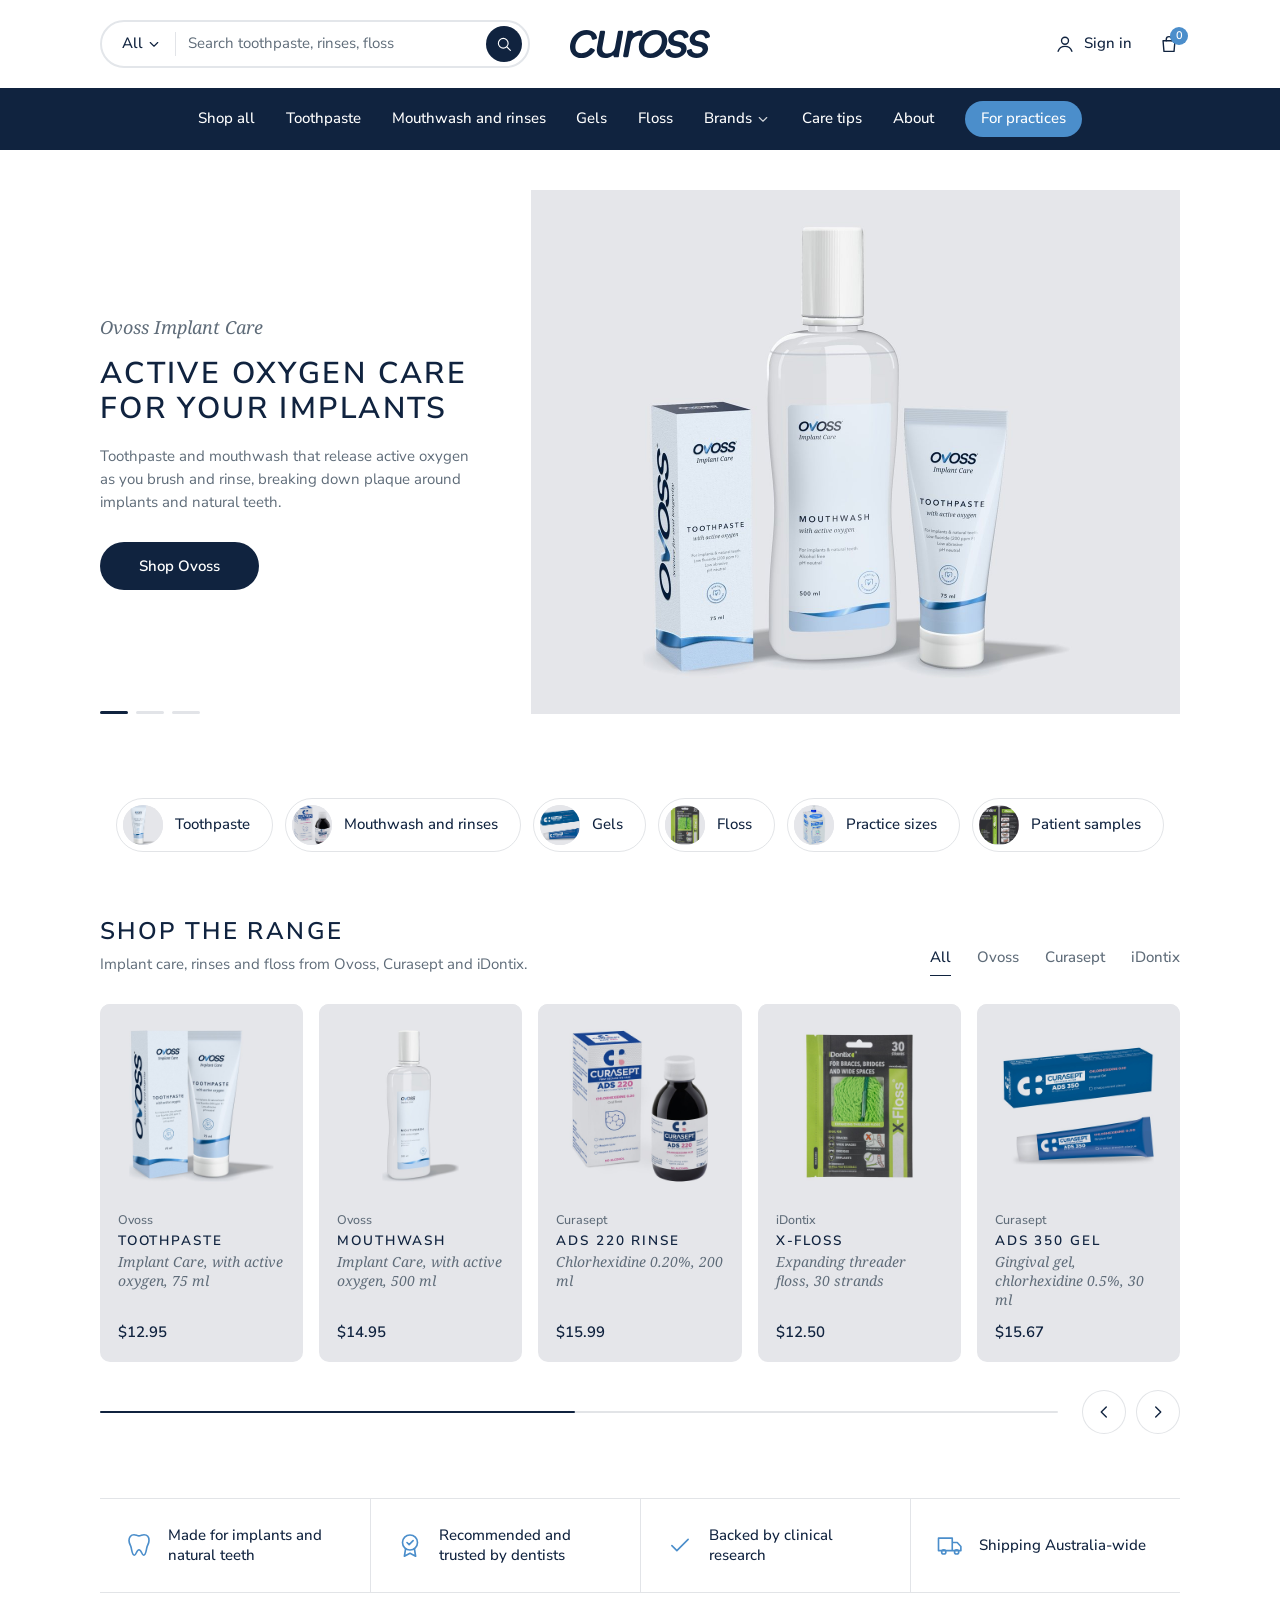
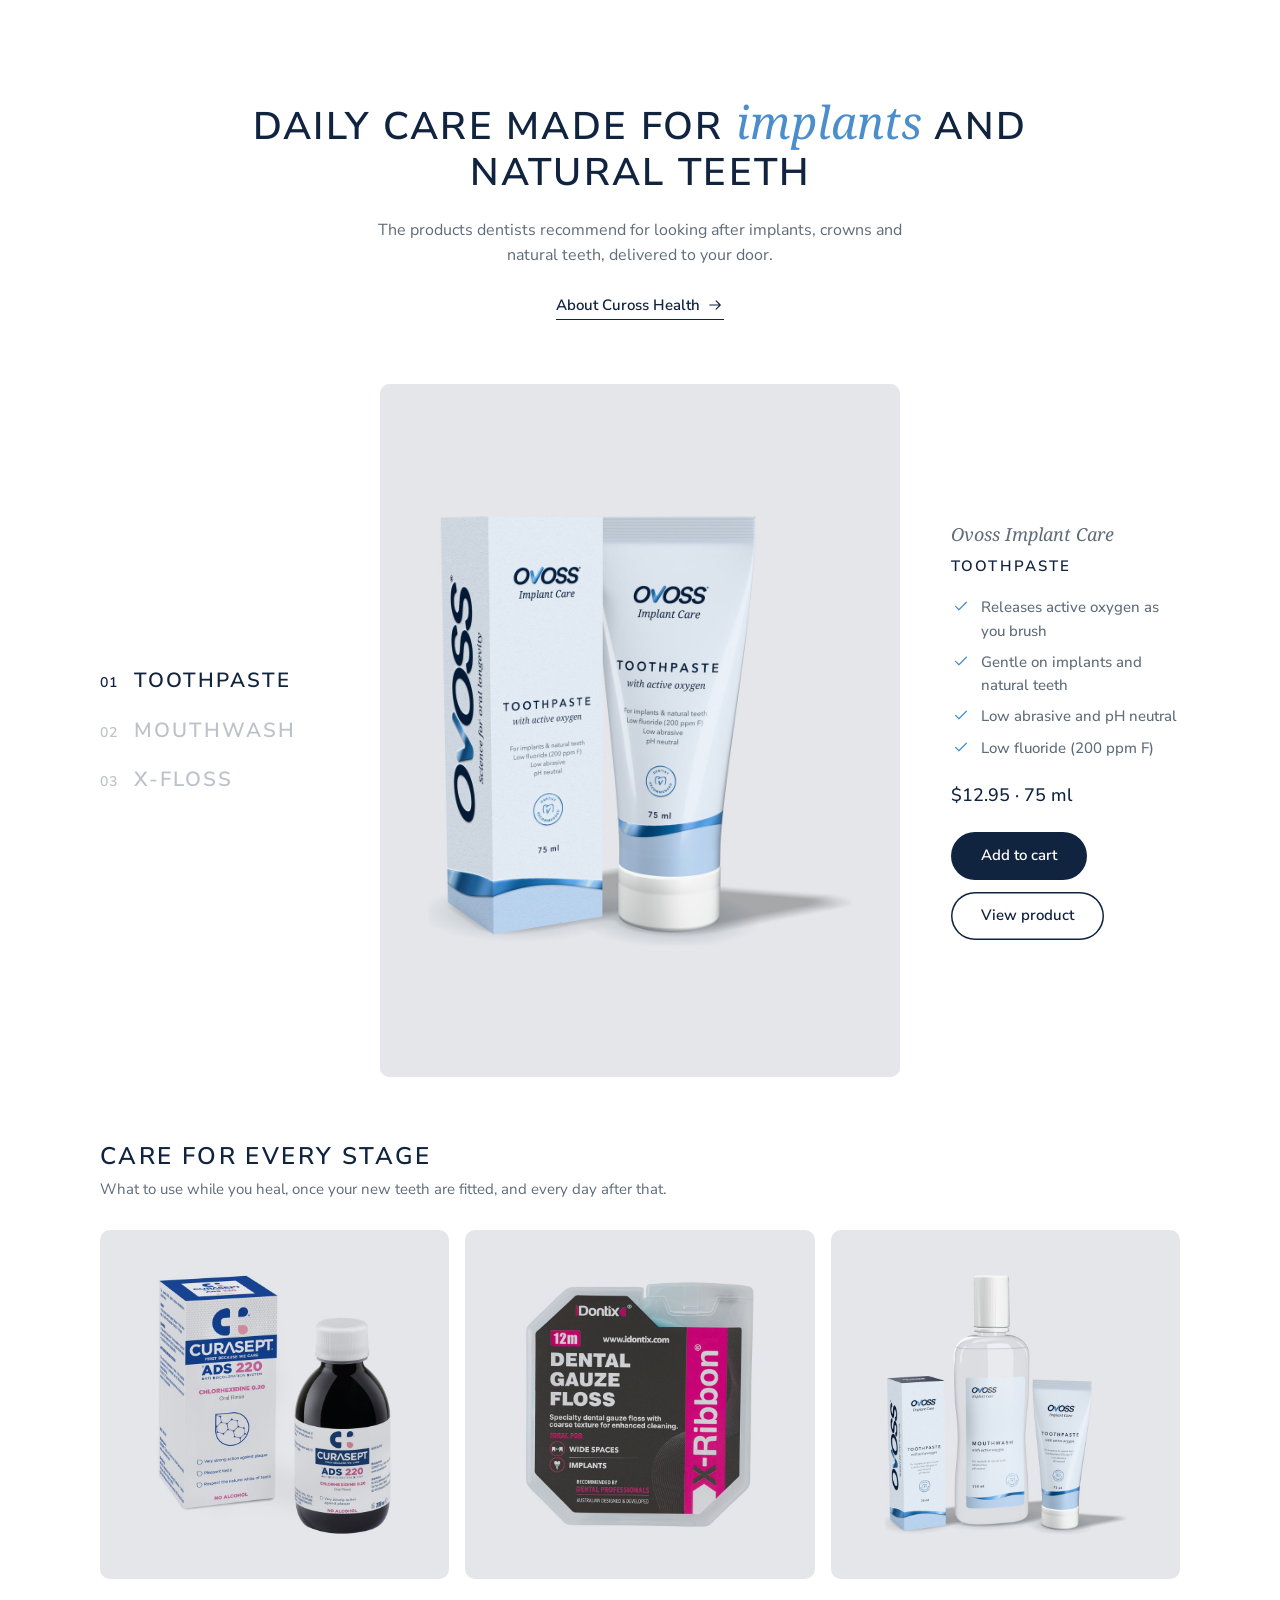
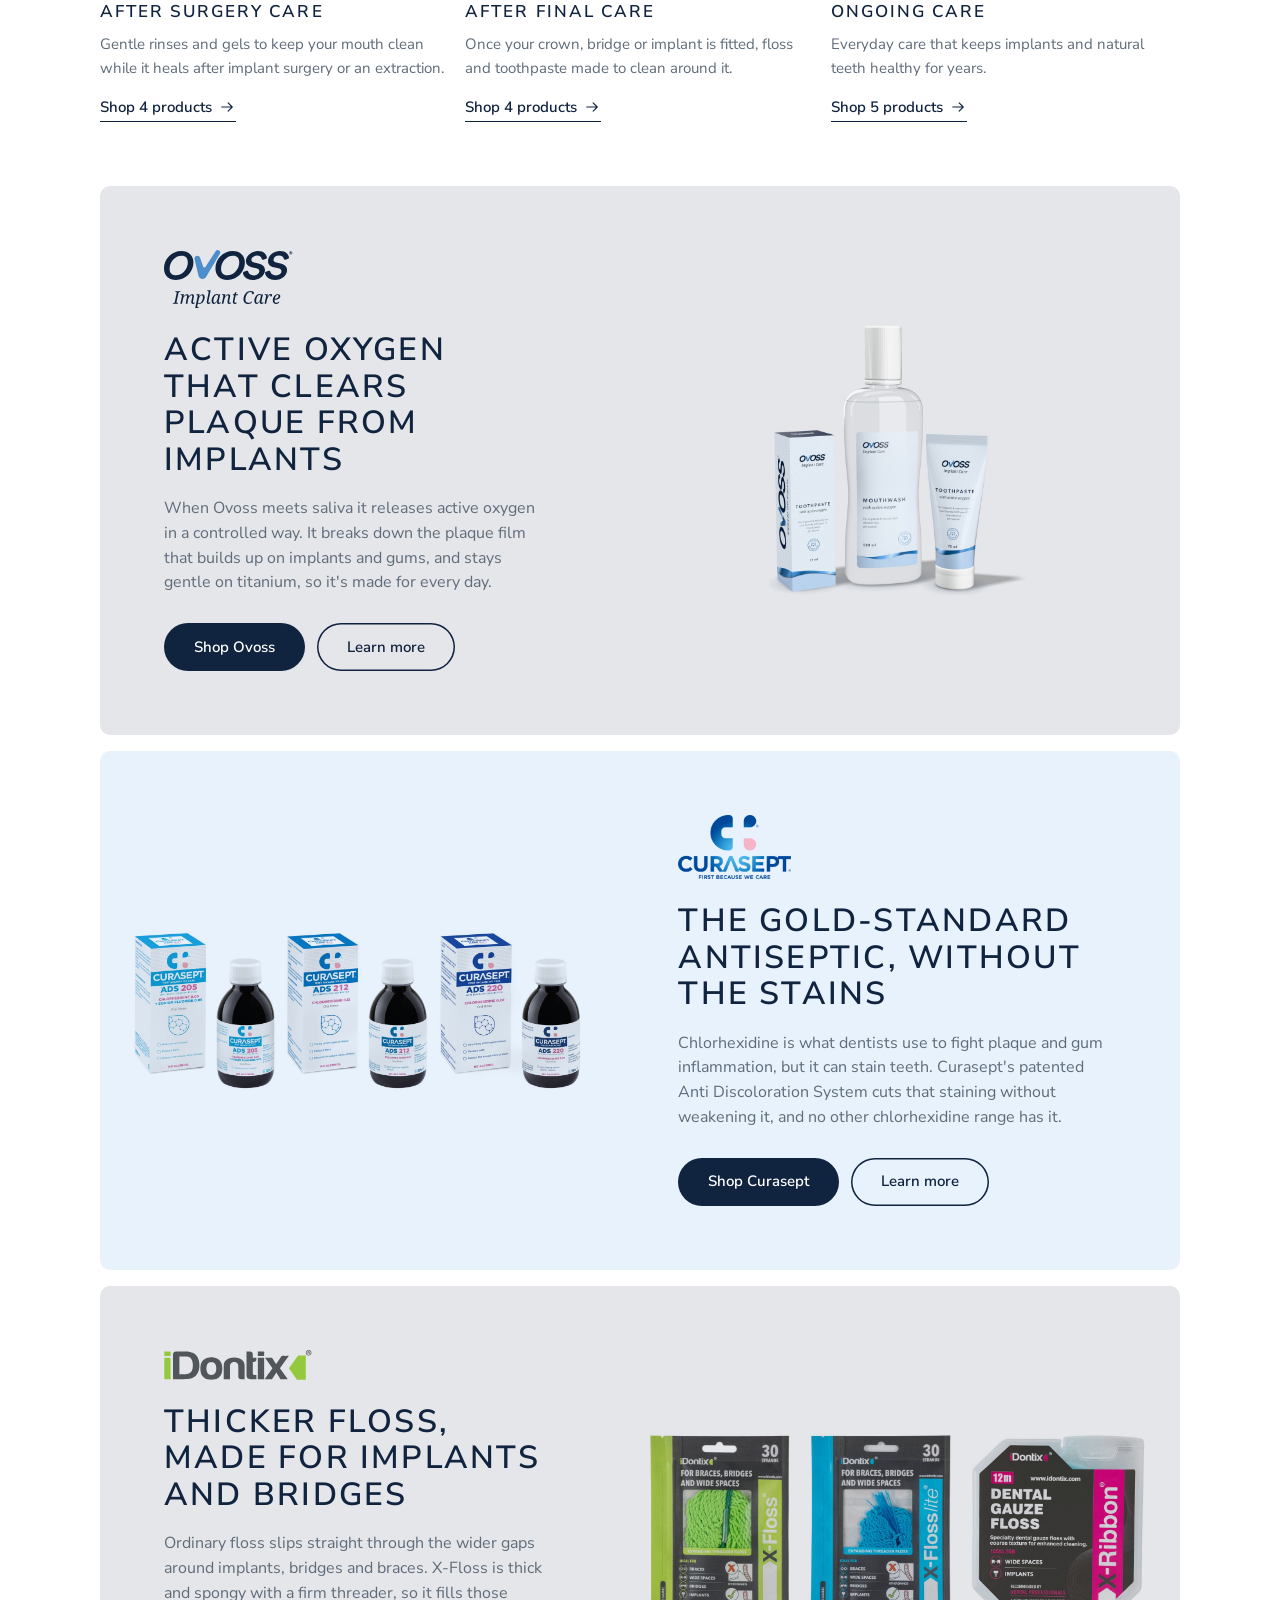
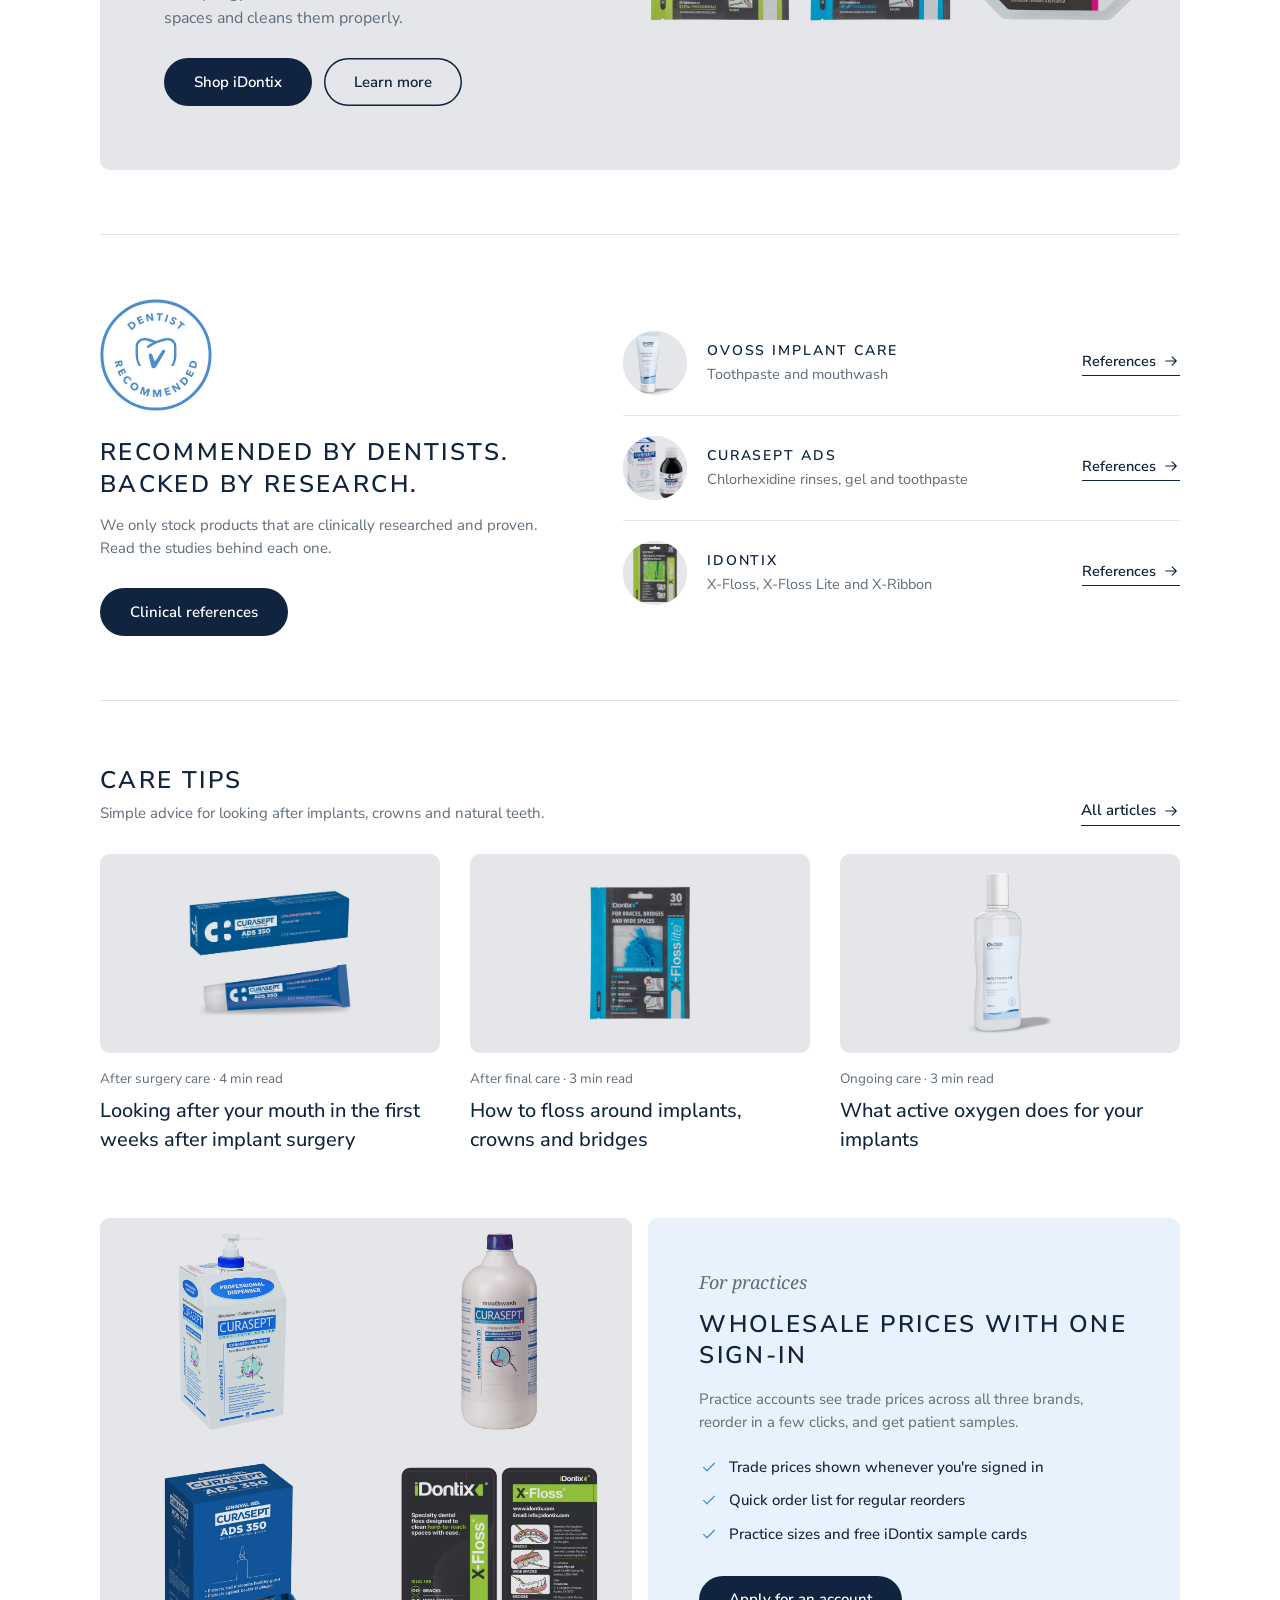
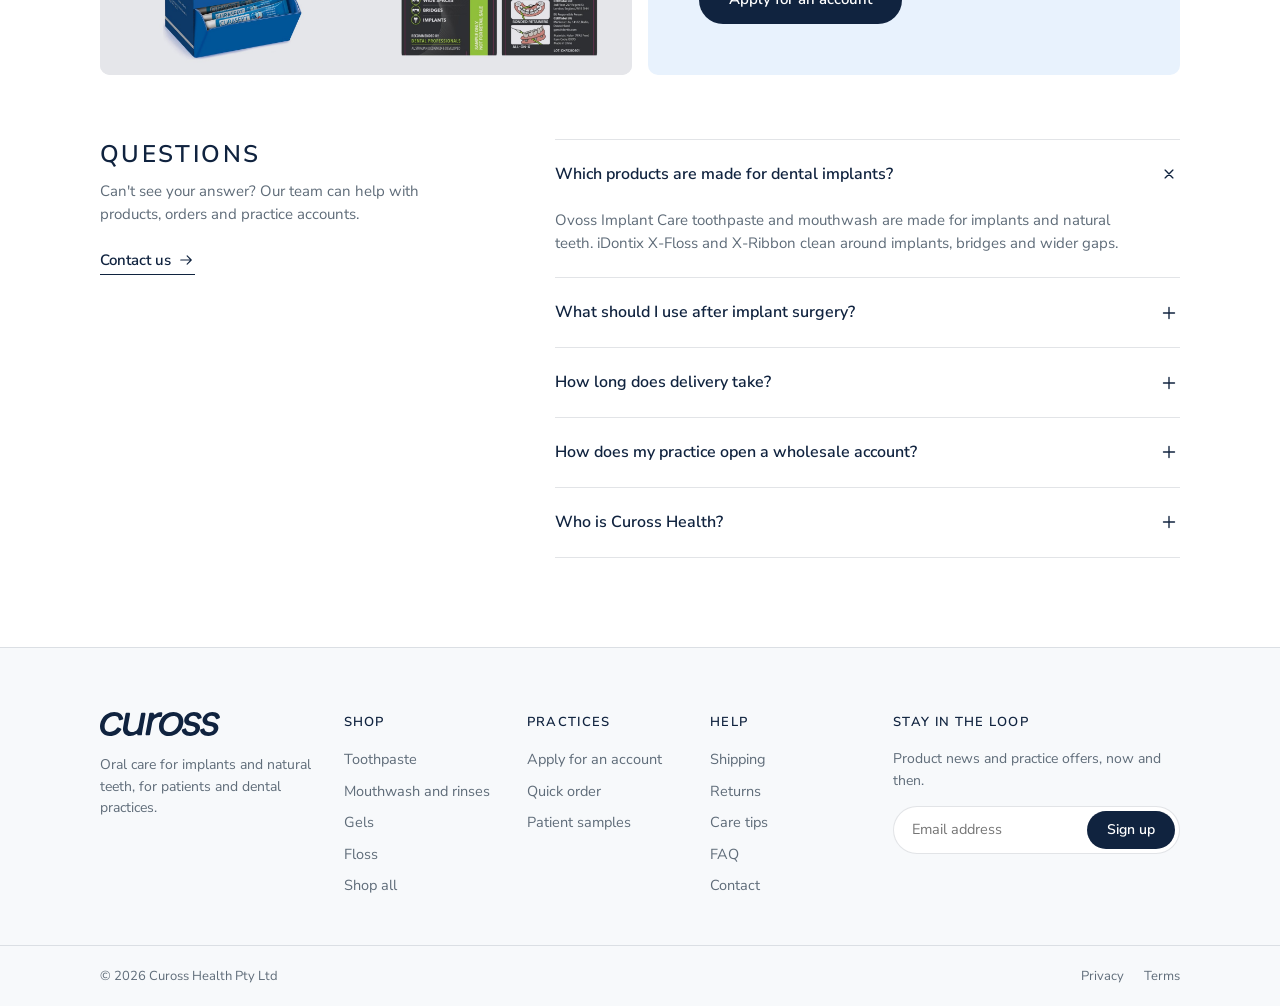
<file: index.html>
<!doctype html>
<html lang="en-AU">
<head>
<meta charset="utf-8">
<meta name="viewport" content="width=device-width,initial-scale=1">
<title>Cuross Health · Homepage</title>
<link rel="preconnect" href="https://fonts.googleapis.com">
<link href="https://fonts.googleapis.com/css2?family=Nunito+Sans:opsz,wght@6..12,400;6..12,500;6..12,600&display=swap" rel="stylesheet">
<link rel="stylesheet" href="assets/css/base.css">
<style>
/* Direction A: Hyper (Ceramide preset) layout, measured at 1732 px (see SPEC.md), in the Ovoss identity */
:root{--pad:clamp(16px,7.8vw,135px);--card-bg:var(--studio)}
.wrap{max-width:1732px;margin-inline:auto;padding-inline:var(--pad)}
section{margin-top:clamp(48px,5vw,80px)}
.h2{font-size:24px;line-height:1.3;text-transform:uppercase;font-weight:600;letter-spacing:.1em}
.sub{color:var(--slate);margin-top:6px}
.btn{display:inline-flex;align-items:center;justify-content:center;gap:8px;height:48px;padding:0 30px;border-radius:100px;background:var(--navy);color:#fff;font-weight:600;font-size:15px;white-space:nowrap}
.btn.ghost{background:transparent;color:var(--navy);box-shadow:inset 0 0 0 1.5px var(--navy)}
.link{display:inline-flex;align-items:center;gap:6px;font-weight:600;font-size:15px;border-bottom:1.5px solid currentColor;padding-bottom:2px}
.link .ico{width:18px;height:18px}

/* header 88 (announcement bar removed: Greg, 24 Nov) */
.hdr .wrap{height:88px;display:grid;grid-template-columns:minmax(0,1fr) auto minmax(0,1fr);align-items:center;gap:24px}
.search{display:flex;align-items:center;width:min(430px,100%);height:48px;border:2px solid #E3E6EA;border-radius:100px;padding:0 6px 0 20px;font-size:15px;color:var(--slate)}
.search .cat{display:flex;align-items:center;gap:2px;padding-right:12px;margin-right:12px;border-right:1px solid var(--line);color:var(--navy);font-weight:500;white-space:nowrap}
.search .cat .ico{width:18px;height:18px}
.search span.ph{flex:1;min-width:0;white-space:nowrap;overflow:hidden;text-overflow:ellipsis;padding-right:10px}
.search .go{width:36px;height:36px;border-radius:50%;background:var(--navy);color:#fff;display:grid;place-items:center}
.search .go .ico{width:18px;height:18px}
.logo img{height:28px;width:auto}
.hdr .acts{display:flex;justify-content:flex-end;align-items:center;gap:26px;font-size:15px;font-weight:500}
.hdr .acts a{display:flex;align-items:center;gap:8px;white-space:nowrap}
.cart{position:relative}
.cart b{position:absolute;top:-6px;right:-8px;min-width:18px;height:18px;border-radius:9px;background:var(--foil);color:#fff;font-size:11px;font-weight:600;display:grid;place-items:center}
.menu-btn{display:none}

/* nav 62 */
.nav{background:var(--navy);color:#fff}
.nav .wrap{height:62px;display:flex;justify-content:center;align-items:center;gap:clamp(18px,2.4vw,40px);font-size:15px;font-weight:500}
.nav a{display:flex;align-items:center;gap:2px;white-space:nowrap}
.nav a .ico{width:18px;height:18px;opacity:.8}
.nav .pill{background:var(--foil);border-radius:100px;padding:6px 16px}

/* option 01 hero (default): Hyper's own hero, Image with text slider, 564 high */
.hero{margin-top:0;padding-top:20px}
.hero .wrap{position:relative}
.slides{position:relative;height:564px}
.slide{position:absolute;inset:0;display:grid;grid-template-columns:minmax(380px,1fr) minmax(0,950px);gap:clamp(24px,4vw,70px);align-items:center;opacity:0;visibility:hidden;transition:opacity .6s ease,visibility .6s}
.slide.on{opacity:1;visibility:visible}
.slide .txt{max-width:440px}
.eyebrow{font-family:var(--serif);font-style:italic;font-size:18px;color:var(--slate)}
.slide h1{margin-top:14px;font-size:clamp(28px,2.35vw,40px);line-height:1.18;text-transform:uppercase;font-weight:600;letter-spacing:.08em}
.slide p{margin-top:18px;color:#516971;color:var(--slate);max-width:400px}
.slide .btn{margin-top:28px;min-width:159px}
.slide .img{height:524px;background:var(--studio);display:flex;align-items:center;justify-content:center;overflow:hidden}
.slide .img img{height:100%;width:100%;object-fit:cover}
.slide .img.row img{width:auto;height:100%;object-fit:contain;flex:0 1 auto;min-width:0;margin:0 -2%}
.dots{position:absolute;left:var(--pad);bottom:20px;display:flex;gap:8px}
.dots button{width:28px;height:3px;background:var(--line);border-radius:2px}
.dots button.on{background:var(--navy)}


/* category chips */
.chips{display:flex;flex-wrap:wrap;justify-content:center;gap:12px}
.chip{display:flex;align-items:center;gap:12px;padding:6px 22px 6px 6px;border:1px solid var(--line);border-radius:100px;font-size:15px;font-weight:500;white-space:nowrap;transition:border-color .2s}
.chip:hover{border-color:var(--navy)}
.chip i{width:40px;height:40px;border-radius:50%;overflow:hidden;background:var(--studio);flex:none}
.chip i img{width:100%;height:100%;object-fit:cover;transform:scale(1.35)}

/* featured collection */
.coll-head{display:flex;justify-content:space-between;align-items:flex-end;gap:24px;margin-bottom:28px}
.tabs{display:flex;gap:26px;font-size:15px;font-weight:500;color:var(--slate)}
.tabs button{padding:6px 0;border-bottom:1.5px solid transparent;color:inherit}
.tabs button.on{color:var(--navy);border-color:var(--navy)}
.track{scroll-padding-inline:0;display:grid;grid-auto-flow:column;grid-auto-columns:calc((100% - 4 * 16px) / 5);gap:16px;overflow-x:auto;scroll-snap-type:x mandatory;scrollbar-width:none;scroll-behavior:smooth}
.track::-webkit-scrollbar{display:none}
.card{scroll-snap-align:start;background:var(--card-bg);border-radius:10px;overflow:hidden;position:relative;display:flex;flex-direction:column}
.card .im{aspect-ratio:1;position:relative}
.card .im img{width:100%;height:100%;object-fit:cover;transition:transform .5s ease}
.card:hover .im img{transform:scale(1.04)}
.card .add{position:absolute;right:12px;bottom:12px;width:40px;height:40px;border-radius:50%;background:#fff;display:grid;place-items:center;opacity:0;transform:translateY(6px);transition:.25s}
.card:hover .add{opacity:1;transform:none}
.card .add .ico{width:20px;height:20px}
.card .info{padding:2px 18px 18px;display:flex;flex-direction:column;gap:3px;flex:1}
.card .brand{font-size:12.5px;font-weight:500;color:var(--slate)}
.card .name{font-size:13.5px;line-height:1.35}
.card .desc{font-size:14px;color:var(--slate);line-height:1.35}
.card .price{margin-top:auto;padding-top:8px;font-size:15px;font-weight:600}
.card .price.p{font-size:13.5px;font-weight:500;color:var(--foil)}
.track-foot{display:flex;align-items:center;gap:24px;margin-top:28px}
.bar{flex:1;height:2px;background:var(--line);position:relative;border-radius:2px}
.bar i{position:absolute;left:0;top:0;bottom:0;background:var(--navy);border-radius:2px;transition:left .3s,width .3s}
.arrows{display:flex;gap:10px}
.arrows button{width:44px;height:44px;border-radius:50%;box-shadow:inset 0 0 0 1px var(--line);display:grid;place-items:center}
.arrows button:hover{box-shadow:inset 0 0 0 1px var(--navy)}

/* statement (Hyper: Rich text), brought over from Sleek */
.statement{text-align:center;max-width:1100px;margin-inline:auto;margin-top:clamp(72px,8vw,128px)}
.statement h2{font-size:clamp(26px,3vw,46px);line-height:1.2;text-transform:uppercase;font-weight:600;letter-spacing:.06em}
.statement h2 .serif{font-size:1.18em;letter-spacing:0;color:var(--foil)}
.statement p{margin:22px auto 0;color:var(--slate);max-width:560px;font-size:16px}
.statement .link{margin-top:26px}

/* feature showcase (custom section on Hyper), brought over from Sleek */
.feat{display:grid;grid-template-columns:1fr minmax(0,520px) 1fr;gap:clamp(24px,4vw,72px);align-items:center}
.flist{display:grid;gap:18px}
.flist button{text-align:left;display:flex;gap:16px;align-items:baseline;font-size:clamp(18px,1.6vw,26px);text-transform:uppercase;font-weight:600;letter-spacing:.1em;color:rgba(16,35,63,.28);transition:color .25s}
.flist button small{font-size:14px;letter-spacing:.06em}
.flist button:hover{color:rgba(16,35,63,.55)}
.flist button.on{color:var(--navy)}
.fimg{border-radius:10px;overflow:hidden;height:min(693px,84vh);aspect-ratio:3/4;max-width:100%;justify-self:center;background:var(--studio);position:relative}
.fimg img{position:absolute;inset:0;width:100%;height:100%;object-fit:cover;opacity:0;transition:opacity .5s}
.fimg img.on{opacity:1}
.fdet .d{display:none}
.fdet .d.on{display:block}
.fdet h3{font-size:15px;text-transform:uppercase;font-weight:600;letter-spacing:.14em;margin-top:6px}
.fdet ul{margin-top:18px;display:grid;gap:8px;font-weight:500;color:var(--slate)}
.fdet ul li{display:flex;gap:10px}
.fdet ul .ico{width:20px;height:20px;color:var(--foil)}
.fdet .pr{margin-top:22px;font-size:18px;font-weight:500}
.fdet .b{display:flex;gap:12px;flex-wrap:wrap;margin-top:22px}

/* shop by care stage (Hyper: Collection cards) */
.stages{display:grid;grid-template-columns:repeat(3,1fr);gap:16px}
.stage{display:flex;flex-direction:column}
.stage .im{aspect-ratio:1;border-radius:10px;overflow:hidden;background:var(--studio)}
.stage .im img{width:100%;height:100%;object-fit:cover;transition:transform .5s ease}
.stage:hover .im img{transform:scale(1.04)}
.stage h3{margin-top:20px;font-size:17px;text-transform:uppercase;font-weight:600;letter-spacing:.12em}
.stage p{margin-top:8px;color:var(--slate);max-width:380px}
.stage .link{margin-top:16px;align-self:flex-start}

/* dentist recommended + clinical references (Hyper: Image with text + list) */
.proof{display:grid;grid-template-columns:minmax(0,1fr) minmax(0,1.25fr);gap:clamp(32px,6vw,110px);align-items:center;padding-block:clamp(40px,5vw,72px);border-block:1px solid var(--line)}
.proof .mark{width:112px;height:112px}
.proof h2{margin-top:26px}
.proof .lead p{margin-top:14px;color:var(--slate);max-width:440px}
.proof .btn{margin-top:28px}
.refs li+li{border-top:1px solid var(--line)}
.refs a{display:grid;grid-template-columns:64px minmax(0,1fr) auto;align-items:center;gap:20px;padding-block:20px}
.refs i{width:64px;height:64px;border-radius:50%;overflow:hidden;background:var(--studio)}
.refs i img{width:100%;height:100%;object-fit:cover;transform:scale(1.3)}
.refs b{display:block;font-size:14px}
.refs small{display:block;margin-top:2px;font-size:14.5px;color:var(--slate)}
.refs .link{font-size:14.5px}
.refs a:hover .link{color:var(--foil)}

/* trust row */
.trust{display:grid;grid-template-columns:repeat(4,1fr);border-block:1px solid var(--line)}
.trust div{display:flex;align-items:center;gap:14px;padding:26px 24px;font-size:15px;font-weight:500;line-height:1.35}
.trust div+div{border-left:1px solid var(--line)}
.trust .ico{width:30px;height:30px;stroke-width:1.3;color:var(--foil)}

/* why it works: one block per brand (Greg 25 Nov, Colgate-style; Hyper: Image with text) */
.why{display:grid;gap:16px}
.wb{display:grid;grid-template-columns:minmax(0,1fr) minmax(0,1.1fr);align-items:center;border-radius:10px;overflow:hidden;background:var(--studio);min-height:clamp(420px,34vw,560px)}
.wb.tint{background:var(--tint)}
.wb.flip .wtxt{order:2}
.wtxt{padding:clamp(28px,5vw,88px)}
.wtxt .lg{display:block;width:auto}
.wtxt .lg-ovoss{height:58px}.wtxt .lg-cs{height:64px}.wtxt .lg-idx{height:30px}
.wtxt h2{margin-top:24px;font-size:clamp(24px,2.5vw,40px);line-height:1.14;text-transform:uppercase;font-weight:600;letter-spacing:.07em}
.wtxt p{margin-top:18px;color:var(--slate);font-size:16px;max-width:470px}
.wtxt .btns{display:flex;gap:12px;flex-wrap:wrap;margin-top:28px}
.wimg{align-self:stretch;display:flex;align-items:center;justify-content:center;padding:clamp(12px,2vw,32px)}
.wimg img{width:100%;height:auto;max-height:100%;object-fit:contain}
.wimg img.mul{mix-blend-mode:multiply}

/* care tips (Hyper: Featured blogs, measured on hyper-ceramide 25 Nov: 3 cards, gap 30, media 467x274 radius 10,
   title 22/32, meta 13.5 slate under the image; phone swipes, cards 255 wide, gap 12) */
.arts{display:grid;grid-template-columns:repeat(3,1fr);gap:30px}
.art{display:block}
.art .im{aspect-ratio:467/274;border-radius:10px;overflow:hidden;background:var(--studio)}
.art .im img{width:100%;height:100%;object-fit:cover;transition:transform .5s ease}
.art:hover .im img{transform:scale(1.04)}
.art .meta{margin-top:16px;font-size:13.5px;color:var(--slate)}
.art h3{margin-top:6px;font-size:20px;line-height:1.45;font-weight:500}

/* promo split */
.promo{display:grid;grid-template-columns:1fr 1fr;gap:16px}
.promo .pics{display:grid;grid-template-columns:1fr 1fr;gap:2px;border-radius:10px;overflow:hidden;background:var(--studio)}
.promo .pics img{width:100%;height:100%;aspect-ratio:4/3;object-fit:cover}
.promo .copy{background:var(--tint);border-radius:10px;padding:clamp(28px,4vw,64px);display:flex;flex-direction:column;justify-content:center}
.promo .copy h2{margin-top:12px}
.promo .copy p{margin-top:16px;color:var(--slate);max-width:460px}
.ticks{margin-top:22px;display:grid;gap:10px;font-weight:500}
.ticks li{display:flex;gap:10px;align-items:flex-start}
.ticks .ico{width:20px;height:20px;color:var(--foil);margin-top:1px}
.promo .btns{display:flex;flex-wrap:wrap;gap:12px;margin-top:30px}

/* FAQ */
.faq{display:grid;grid-template-columns:minmax(0,1fr) minmax(0,1.6fr);gap:clamp(24px,5vw,100px)}
.faq .side p{margin-top:10px;color:var(--slate);max-width:340px}
.faq .side .link{margin-top:22px}
details{border-bottom:1px solid var(--line)}
details:first-child{border-top:1px solid var(--line)}
summary{list-style:none;cursor:pointer;display:flex;justify-content:space-between;align-items:center;gap:16px;padding:22px 0;font-weight:600;font-size:16px}
summary::-webkit-details-marker{display:none}
summary .ico{transition:transform .25s}
details[open] summary .ico{transform:rotate(45deg)}
details p{padding:0 40px 22px 0;color:var(--slate);max-width:720px}

/* footer */
footer{margin-top:clamp(64px,7vw,110px);background:var(--mist);border-top:1px solid var(--line)}
.ft{display:grid;grid-template-columns:1.4fr repeat(3,1fr) 1.5fr;gap:32px;padding-block:64px 48px}
.ft img{height:24px;width:auto}
.ft .about{margin-top:18px;color:var(--slate);font-size:14px;max-width:260px}
.ft h4{font-size:13px;text-transform:uppercase;letter-spacing:.1em;font-weight:600;margin-bottom:16px}
.ft ul{display:grid;gap:9px;font-size:14.5px;color:var(--slate)}
.ft ul a:hover{color:var(--navy)}
.news p{font-size:14px;color:var(--slate);margin-bottom:14px}
.news form{display:flex;height:48px;border:1.5px solid var(--line);border-radius:100px;background:#fff;padding:4px}
.news input{flex:1;min-width:0;border:0;outline:0;background:none;font:inherit;font-size:14.5px;padding:0 14px;color:var(--navy)}
.news button{border-radius:100px;background:var(--navy);color:#fff;padding:0 20px;font-weight:600;font-size:14px}
.legal{border-top:1px solid var(--line)}
.legal .wrap{display:flex;justify-content:space-between;gap:16px;padding-block:20px;font-size:13px;color:var(--slate)}
.legal .wrap div{display:flex;gap:20px}

/* responsive */
@media (max-height:780px) and (min-width:901px){.slides{height:500px}.slide .img{height:460px}.slide h1{font-size:clamp(26px,2.2vw,34px);margin-top:10px}.slide p{margin-top:12px}.slide .btn{margin-top:20px}.hero{padding-top:14px}}
@media (max-width:1180px){
  .track{grid-auto-columns:calc((100% - 3 * 16px) / 4)}
  .feat{grid-template-columns:1fr 1fr}
  .feat .flist{grid-column:1/-1;grid-auto-flow:column;justify-content:start;gap:28px}
  .fimg{height:auto;width:100%;max-height:84vh}
  .hdr .acts .t{display:none}
  .ft{grid-template-columns:1fr 1fr 1fr;row-gap:40px}
  .ft .news{grid-column:1/-1}
  .ft .first{grid-column:1/-1}
}
@media (max-width:1100px) and (min-width:901px){
  .nav .wrap{gap:14px;font-size:14px;padding-inline:16px}
}
@media (max-width:900px){
  .hdr .wrap{height:64px;grid-template-columns:minmax(0,1fr) auto minmax(0,1fr);gap:12px}
  .menu-btn{display:grid;place-items:center;width:40px;height:40px;margin-left:-8px}
  .hdr .logo{justify-self:center}.logo img{height:22px}
  .hdr .search-d{display:none}
  .hdr .acts{gap:16px}.hdr .acts .t,.hdr .acts .practice{display:none}
  .msearch{display:block!important;padding:0 var(--pad) 12px}
  .msearch .search{width:100%;height:44px}
  .nav{display:none}
  .hero{padding-top:0}
  .hero .wrap{padding:0}
  .slides{height:auto;display:grid}
  .slide{position:relative;grid-area:1/1;grid-template-columns:1fr;gap:0;align-items:start}
  .slide .img{order:-1;height:auto;aspect-ratio:950/524}
  .slide .txt{padding:24px var(--pad) 56px;max-width:none}
  .slide h1{font-size:26px}
  .dots{bottom:24px}
  .chips{flex-wrap:nowrap;justify-content:flex-start;overflow-x:auto;scrollbar-width:none;margin-inline:calc(-1 * var(--pad));padding-inline:var(--pad)}
  .chips::-webkit-scrollbar{display:none}
  .coll-head{flex-direction:column;align-items:flex-start;gap:16px}
  .tabs{gap:20px;overflow-x:auto;max-width:100%;scrollbar-width:none}
  .track{grid-auto-columns:calc((100% - 16px) / 2.3);gap:12px}
  .card .add{opacity:1;transform:none;width:36px;height:36px;right:10px;bottom:10px}
  .card .info{padding:0 14px 14px}
  .trust{grid-template-columns:1fr 1fr}
  .trust div{padding:20px 14px;gap:10px;font-size:14px}
  .trust div:nth-child(3){border-left:0}
  .trust div:nth-child(n+3){border-top:1px solid var(--line)}
  .promo{grid-template-columns:1fr}
  .wb{grid-template-columns:1fr;min-height:0}
  .wb.flip .wtxt{order:0}
  .wimg{order:-1;padding:16px 16px 0}
  .wtxt{padding:24px 22px 30px}
  .wtxt .lg-ovoss{height:46px}.wtxt .lg-cs{height:52px}.wtxt .lg-idx{height:24px}
  .wtxt h2{margin-top:18px;font-size:22px}
  .arts{grid-auto-flow:column;grid-template-columns:none;grid-auto-columns:calc((100% - 12px) / 1.35);gap:12px;overflow-x:auto;scroll-snap-type:x mandatory;scrollbar-width:none;margin-inline:calc(-1 * var(--pad));padding-inline:var(--pad);scroll-padding-inline:var(--pad)}
  .arts::-webkit-scrollbar{display:none}
  .art{scroll-snap-align:start}
  .art h3{font-size:16px;line-height:1.6}
  .faq{grid-template-columns:1fr}
  .feat{grid-template-columns:1fr;gap:24px}
  .feat .flist{grid-auto-flow:row;gap:12px}
  .fimg{aspect-ratio:4/5;max-height:none}
  .stages{grid-auto-flow:column;grid-template-columns:none;grid-auto-columns:calc((100% - 12px) / 1.35);gap:12px;overflow-x:auto;scroll-snap-type:x mandatory;scrollbar-width:none;margin-inline:calc(-1 * var(--pad));padding-inline:var(--pad);scroll-padding-inline:var(--pad)}
  .stages::-webkit-scrollbar{display:none}
  .stage{scroll-snap-align:start}
  .stage h3{margin-top:16px;font-size:16px}
  .proof{grid-template-columns:1fr;gap:28px}
  .proof .mark{width:88px;height:88px}
  .refs a{grid-template-columns:52px minmax(0,1fr);gap:14px;padding-block:16px}
  .refs i{width:52px;height:52px}
  .refs .link{grid-column:2;justify-self:start}
  .ft{grid-template-columns:1fr 1fr;padding-block:48px 36px}
  .legal .wrap{flex-direction:column}
}
@media (max-width:560px){
  .track{grid-auto-columns:calc((100% - 12px) / 1.6)}
  .h2{font-size:20px}
  .track-foot{gap:16px}
  .arrows button{width:40px;height:40px}
  .trust .ico{width:26px;height:26px}
}
.msearch{display:none}
</style>
</head>
<body>

<header class="hdr">
  <div class="wrap">
    <button class="menu-btn" aria-label="Menu"><svg class="ico"><use href="#i-menu"/></svg></button>
    <div class="search search-d"><span class="cat">All <svg class="ico"><use href="#i-down"/></svg></span><span class="ph">Search toothpaste, rinses, floss</span><span class="go"><svg class="ico"><use href="#i-search"/></svg></span></div>
    <a class="logo" href="#"><img src="assets/logo/cuross-navy.svg" alt="Cuross Health"></a>
    <div class="acts">
      <a href="#"><svg class="ico"><use href="#i-user"/></svg><span class="t">Sign in</span></a>
      <a class="cart" href="#"><svg class="ico"><use href="#i-bag"/></svg><b>0</b></a>
    </div>
  </div>
  <div class="msearch"><div class="search"><span class="ph">Search products</span><span class="go"><svg class="ico"><use href="#i-search"/></svg></span></div></div>
</header>

<nav class="nav"><div class="wrap">
  <a href="#">Shop all</a>
  <a href="#">Toothpaste</a>
  <a href="#">Mouthwash and rinses</a>
  <a href="#">Gels</a>
  <a href="#">Floss</a>
  <a href="#">Brands <svg class="ico"><use href="#i-down"/></svg></a>
  <a href="#">Care tips</a>
  <a href="#">About</a>
  <a class="pill" href="#">For practices</a>
</div></nav>

<section class="hero">
  <div class="wrap">
    <div class="slides" id="slides">
      <div class="slide on">
        <div class="txt">
          <div class="eyebrow">Ovoss Implant Care</div>
          <h1>Active oxygen care for your implants</h1>
          <p>Toothpaste and mouthwash that release active oxygen as you brush and rinse, breaking down plaque around implants and natural teeth.</p>
          <a class="btn" href="#">Shop Ovoss</a>
        </div>
        <div class="img"><img src="assets/img/ovoss-range-hyper.jpg" alt="Ovoss Implant Care toothpaste and mouthwash"></div>
      </div>
      <div class="slide">
        <div class="txt">
          <div class="eyebrow">Curasept ADS</div>
          <h1>Fights plaque without staining your teeth</h1>
          <p>Chlorhexidine rinses and gels with a built-in anti-staining system, for healing after dental surgery and everyday gum care.</p>
          <a class="btn" href="#">Shop Curasept</a>
        </div>
        <div class="img row"><img src="assets/img/cs-ads205.jpg" alt=""><img src="assets/img/cs-ads212.jpg" alt=""><img src="assets/img/cs-ads220.jpg" alt=""></div>
      </div>
      <div class="slide">
        <div class="txt">
          <div class="eyebrow">iDontix</div>
          <h1>Thicker floss for implants and bridges</h1>
          <p>X-Floss fills the wider gaps around implants, bridges and braces that ordinary floss slips straight through.</p>
          <a class="btn" href="#">Shop iDontix</a>
        </div>
        <div class="img row"><img src="assets/img/idx-xfloss.jpg" alt=""><img src="assets/img/idx-xfloss-lite.jpg" alt=""><img src="assets/img/idx-xribbon.jpg" alt=""></div>
      </div>
    </div>
    <div class="dots" id="dots"><button class="on" aria-label="Slide 1"></button><button aria-label="Slide 2"></button><button aria-label="Slide 3"></button></div>
  </div>
</section>

<section class="wrap">
  <div class="chips">
    <a class="chip" href="#"><i><img src="assets/img/ovoss-tube.jpg" alt=""></i>Toothpaste</a>
    <a class="chip" href="#"><i><img src="assets/img/cs-ads220.jpg" alt=""></i>Mouthwash and rinses</a>
    <a class="chip" href="#"><i><img src="assets/img/cs-ads350.jpg" alt=""></i>Gels</a>
    <a class="chip" href="#"><i><img src="assets/img/idx-xfloss.jpg" alt=""></i>Floss</a>
    <a class="chip" href="#"><i><img src="assets/img/cs-ads5020.jpg" alt=""></i>Practice sizes</a>
    <a class="chip" href="#"><i><img src="assets/img/idx-sample-xfloss.jpg" alt=""></i>Patient samples</a>
  </div>
</section>

<section class="wrap" data-coll>
  <div class="coll-head">
    <div><h2 class="h2">Shop the range</h2><p class="sub">Implant care, rinses and floss from Ovoss, Curasept and iDontix.</p></div>
    <div class="tabs" role="tablist">
      <button class="on" data-set="all">All</button><button data-set="ovoss">Ovoss</button><button data-set="curasept">Curasept</button><button data-set="idontix">iDontix</button>
    </div>
  </div>
  <div class="track"></div>
  <div class="track-foot"><div class="bar"><i></i></div><div class="arrows"><button data-dir="-1" aria-label="Previous"><svg class="ico"><use href="#i-left"/></svg></button><button data-dir="1" aria-label="Next"><svg class="ico"><use href="#i-right"/></svg></button></div></div>
</section>

<section class="wrap">
  <div class="trust">
    <div><svg class="ico"><use href="#i-tooth"/></svg>Made for implants and natural teeth</div>
    <div><svg class="ico"><use href="#i-badge"/></svg>Recommended and trusted by dentists</div>
    <div><svg class="ico"><use href="#i-check"/></svg>Backed by clinical research</div>
    <div><svg class="ico"><use href="#i-truck"/></svg>Shipping Australia-wide</div>
  </div>
</section>

<section class="wrap statement">
  <h2>Daily care made for <span class="serif">implants</span> and natural teeth</h2>
  <p>The products dentists recommend for looking after implants, crowns and natural teeth, delivered to your door.</p>
  <a class="link" href="#">About Cuross Health <svg class="ico"><use href="#i-arrow"/></svg></a>
</section>

<section class="wrap">
  <div class="feat">
    <div class="flist">
      <button class="on" data-f="0"><small>01</small>Toothpaste</button>
      <button data-f="1"><small>02</small>Mouthwash</button>
      <button data-f="2"><small>03</small>X-Floss</button>
    </div>
    <div class="fimg">
      <img class="on" src="assets/img/ovoss-toothpaste-tall.jpg" alt="Ovoss Implant Care toothpaste">
      <img src="assets/img/ovoss-mouthwash-tall.jpg" alt="Ovoss Implant Care mouthwash">
      <img src="assets/img/idx-xfloss-tall.jpg" alt="iDontix X-Floss">
    </div>
    <div class="fdet">
      <div class="d on"><div class="eyebrow">Ovoss Implant Care</div><h3>Toothpaste</h3><ul><li><svg class="ico"><use href="#i-check"/></svg>Releases active oxygen as you brush</li><li><svg class="ico"><use href="#i-check"/></svg>Gentle on implants and natural teeth</li><li><svg class="ico"><use href="#i-check"/></svg>Low abrasive and pH neutral</li><li><svg class="ico"><use href="#i-check"/></svg>Low fluoride (200 ppm F)</li></ul><div class="pr">$12.95 · 75 ml</div><div class="b"><a class="btn" href="#">Add to cart</a><a class="btn ghost" href="#">View product</a></div></div>
      <div class="d"><div class="eyebrow">Ovoss Implant Care</div><h3>Mouthwash</h3><ul><li><svg class="ico"><use href="#i-check"/></svg>Releases active oxygen as you rinse</li><li><svg class="ico"><use href="#i-check"/></svg>Alcohol free, so it won't sting</li><li><svg class="ico"><use href="#i-check"/></svg>pH neutral</li></ul><div class="pr">$14.95 · 500 ml</div><div class="b"><a class="btn" href="#">Add to cart</a><a class="btn ghost" href="#">View product</a></div></div>
      <div class="d"><div class="eyebrow">iDontix</div><h3>X-Floss</h3><ul><li><svg class="ico"><use href="#i-check"/></svg>Thick, spongy floss fills wider gaps</li><li><svg class="ico"><use href="#i-check"/></svg>Firm threader slides under bridges</li><li><svg class="ico"><use href="#i-check"/></svg>30 strands</li></ul><div class="pr">$12.50</div><div class="b"><a class="btn" href="#">Add to cart</a><a class="btn ghost" href="#">View product</a></div></div>
    </div>
  </div>
</section>

<section class="wrap">
  <div class="coll-head">
    <div><h2 class="h2">Care for every stage</h2><p class="sub">What to use while you heal, once your new teeth are fitted, and every day after that.</p></div>
  </div>
  <div class="stages">
    <a class="stage" href="#">
      <div class="im"><img src="assets/img/cs-ads220.jpg" alt="Curasept ADS 220 rinse"></div>
      <h3>After surgery care</h3>
      <p>Gentle rinses and gels to keep your mouth clean while it heals after implant surgery or an extraction.</p>
      <span class="link">Shop 4 products <svg class="ico"><use href="#i-arrow"/></svg></span>
    </a>
    <a class="stage" href="#">
      <div class="im"><img src="assets/img/idx-xribbon.jpg" alt="iDontix X-Ribbon"></div>
      <h3>After final care</h3>
      <p>Once your crown, bridge or implant is fitted, floss and toothpaste made to clean around it.</p>
      <span class="link">Shop 4 products <svg class="ico"><use href="#i-arrow"/></svg></span>
    </a>
    <a class="stage" href="#">
      <div class="im"><img src="assets/img/ovoss-range-sq.jpg" alt="Ovoss Implant Care toothpaste and mouthwash"></div>
      <h3>Ongoing care</h3>
      <p>Everyday care that keeps implants and natural teeth healthy for years.</p>
      <span class="link">Shop 5 products <svg class="ico"><use href="#i-arrow"/></svg></span>
    </a>
  </div>
</section>

<section class="wrap">
  <div class="why">
    <div class="wb">
      <div class="wtxt">
        <img class="lg lg-ovoss" src="assets/logo/implant-care-navy.svg" alt="Ovoss Implant Care">
        <h2>Active oxygen that clears plaque from implants</h2>
        <p>When Ovoss meets saliva it releases active oxygen in a controlled way. It breaks down the plaque film that builds up on implants and gums, and stays gentle on titanium, so it's made for every day.</p>
        <div class="btns"><a class="btn" href="#">Shop Ovoss</a><a class="btn ghost" href="#">Learn more</a></div>
      </div>
      <div class="wimg"><img src="assets/img/ovoss-range-why.jpg" alt="Ovoss Implant Care toothpaste and mouthwash"></div>
    </div>
    <div class="wb tint flip">
      <div class="wtxt">
        <img class="lg lg-cs" src="assets/logo/curasept.png" alt="Curasept">
        <h2>The gold-standard antiseptic, without the stains</h2>
        <p>Chlorhexidine is what dentists use to fight plaque and gum inflammation, but it can stain teeth. Curasept's patented Anti Discoloration System cuts that staining without weakening it, and no other chlorhexidine range has it.</p>
        <div class="btns"><a class="btn" href="#">Shop Curasept</a><a class="btn ghost" href="#">Learn more</a></div>
      </div>
      <div class="wimg"><img class="mul" src="assets/img/hero-curasept-w.jpg" alt="Curasept ADS 205, 212 and 220 rinses"></div>
    </div>
    <div class="wb">
      <div class="wtxt">
        <img class="lg lg-idx" src="assets/logo/idontix.svg" alt="iDontix">
        <h2>Thicker floss, made for implants and bridges</h2>
        <p>Ordinary floss slips straight through the wider gaps around implants, bridges and braces. X-Floss is thick and spongy with a firm threader, so it fills those spaces and cleans them properly.</p>
        <div class="btns"><a class="btn" href="#">Shop iDontix</a><a class="btn ghost" href="#">Learn more</a></div>
      </div>
      <div class="wimg"><img class="mul" src="assets/img/hero-idontix-w.jpg" alt="iDontix X-Floss, X-Floss Lite and X-Ribbon"></div>
    </div>
  </div>
</section>

<section class="wrap">
  <div class="proof">
    <div class="lead">
      <img class="mark" src="assets/logo/dentist-mark.svg" alt="Dentist recommended">
      <h2 class="h2">Recommended by dentists. Backed by research.</h2>
      <p>We only stock products that are clinically researched and proven. Read the studies behind each one.</p>
      <a class="btn" href="#">Clinical references</a>
    </div>
    <ul class="refs">
      <li><a href="#"><i><img src="assets/img/ovoss-tube.jpg" alt=""></i><span><b class="pname">Ovoss Implant Care</b><small>Toothpaste and mouthwash</small></span><span class="link">References <svg class="ico"><use href="#i-arrow"/></svg></span></a></li>
      <li><a href="#"><i><img src="assets/img/cs-ads220.jpg" alt=""></i><span><b class="pname">Curasept ADS</b><small>Chlorhexidine rinses, gel and toothpaste</small></span><span class="link">References <svg class="ico"><use href="#i-arrow"/></svg></span></a></li>
      <li><a href="#"><i><img src="assets/img/idx-xfloss.jpg" alt=""></i><span><b class="pname">iDontix</b><small>X-Floss, X-Floss Lite and X-Ribbon</small></span><span class="link">References <svg class="ico"><use href="#i-arrow"/></svg></span></a></li>
    </ul>
  </div>
</section>

<section class="wrap">
  <div class="coll-head">
    <div><h2 class="h2">Care tips</h2><p class="sub">Simple advice for looking after implants, crowns and natural teeth.</p></div>
    <a class="link" href="#">All articles <svg class="ico"><use href="#i-arrow"/></svg></a>
  </div>
  <div class="arts">
    <a class="art" href="#"><div class="im"><img src="assets/img/art-after-surgery.jpg" alt="Curasept ADS 350 gel"></div><p class="meta">After surgery care · 4 min read</p><h3>Looking after your mouth in the first weeks after implant surgery</h3></a>
    <a class="art" href="#"><div class="im"><img src="assets/img/art-floss.jpg" alt="iDontix X-Floss Lite"></div><p class="meta">After final care · 3 min read</p><h3>How to floss around implants, crowns and bridges</h3></a>
    <a class="art" href="#"><div class="im"><img src="assets/img/art-active-oxygen.jpg" alt="Ovoss Implant Care mouthwash"></div><p class="meta">Ongoing care · 3 min read</p><h3>What active oxygen does for your implants</h3></a>
  </div>
</section>

<section class="wrap">
  <div class="promo">
    <div class="pics">
      <img src="assets/img/cs-ads5020.jpg" alt="Curasept ADS 5020 dispenser">
      <img src="assets/img/cs-ads920.jpg" alt="Curasept ADS 920 rinse">
      <img src="assets/img/cs-gel5ml.jpg" alt="Curasept gel tubes dispenser box">
      <img src="assets/img/idx-sample-xfloss.jpg" alt="iDontix X-Floss sample cards">
    </div>
    <div class="copy">
      <div class="eyebrow">For practices</div>
      <h2 class="h2">Wholesale prices with one sign-in</h2>
      <p>Practice accounts see trade prices across all three brands, reorder in a few clicks, and get patient samples.</p>
      <ul class="ticks">
        <li><svg class="ico"><use href="#i-check"/></svg>Trade prices shown whenever you're signed in</li>
        <li><svg class="ico"><use href="#i-check"/></svg>Quick order list for regular reorders</li>
        <li><svg class="ico"><use href="#i-check"/></svg>Practice sizes and free iDontix sample cards</li>
      </ul>
      <div class="btns"><a class="btn" href="#">Apply for an account</a></div>
    </div>
  </div>
</section>

<section class="wrap">
  <div class="faq">
    <div class="side">
      <h2 class="h2">Questions</h2>
      <p>Can't see your answer? Our team can help with products, orders and practice accounts.</p>
      <a class="link" href="#">Contact us <svg class="ico"><use href="#i-arrow"/></svg></a>
    </div>
    <div>
      <details open><summary>Which products are made for dental implants?<svg class="ico"><use href="#i-plus"/></svg></summary><p>Ovoss Implant Care toothpaste and mouthwash are made for implants and natural teeth. iDontix X-Floss and X-Ribbon clean around implants, bridges and wider gaps.</p></details>
      <details><summary>What should I use after implant surgery?<svg class="ico"><use href="#i-plus"/></svg></summary><p>Always follow your dentist's advice. Our After surgery care range has the rinses and gels dentists often recommend while you heal.</p></details>
      <details><summary>How long does delivery take?<svg class="ico"><use href="#i-plus"/></svg></summary><p>Delivery times and costs for your postcode are shown at checkout.</p></details>
      <details><summary>How does my practice open a wholesale account?<svg class="ico"><use href="#i-plus"/></svg></summary><p>Apply with your practice details. Once the account is approved, trade prices show whenever you're signed in.</p></details>
      <details><summary>Who is Cuross Health?<svg class="ico"><use href="#i-plus"/></svg></summary><p>Cuross Health is the company behind Ovoss, and it also stocks Curasept and iDontix.</p></details>
    </div>
  </div>
</section>

<footer>
  <div class="wrap ft">
    <div class="first"><img src="assets/logo/cuross-navy.svg" alt="Cuross Health"><p class="about">Oral care for implants and natural teeth, for patients and dental practices.</p></div>
    <div><h4>Shop</h4><ul><li><a href="#">Toothpaste</a></li><li><a href="#">Mouthwash and rinses</a></li><li><a href="#">Gels</a></li><li><a href="#">Floss</a></li><li><a href="#">Shop all</a></li></ul></div>
    <div><h4>Practices</h4><ul><li><a href="#">Apply for an account</a></li><li><a href="#">Quick order</a></li><li><a href="#">Patient samples</a></li></ul></div>
    <div><h4>Help</h4><ul><li><a href="#">Shipping</a></li><li><a href="#">Returns</a></li><li><a href="#">Care tips</a></li><li><a href="#">FAQ</a></li><li><a href="#">Contact</a></li></ul></div>
    <div class="news"><h4>Stay in the loop</h4><p>Product news and practice offers, now and then.</p><form onsubmit="return false"><input type="email" placeholder="Email address" aria-label="Email address"><button>Sign up</button></form></div>
  </div>
  <div class="legal"><div class="wrap"><span>© 2026 Cuross Health Pty Ltd</span><div><a href="#">Privacy</a><a href="#">Terms</a></div></div></div>
</footer>

<script src="assets/js/icons.js"></script>
<script src="assets/js/products.js"></script>
<script>
const SETS = {
  all: ["ovoss-toothpaste","ovoss-mouthwash","cs-ads220","idx-xfloss","cs-ads350","idx-xfloss-lite","cs-ads712","idx-xribbon","cs-ads205","cs-ads705"],
  ovoss: ["ovoss-toothpaste","ovoss-mouthwash"],
  curasept: ["cs-ads205","cs-ads212","cs-ads220","cs-ads350","cs-ads705","cs-ads712","cs-ads5020"],
  idontix: ["idx-xfloss","idx-xfloss-lite","idx-xribbon"]
};
// feature showcase
document.querySelectorAll(".flist button").forEach(b => b.onclick = () => {
  const n = +b.dataset.f;
  document.querySelectorAll(".flist button").forEach((x, k) => x.classList.toggle("on", k === n));
  document.querySelectorAll(".fimg img").forEach((x, k) => x.classList.toggle("on", k === n));
  document.querySelectorAll(".fdet .d").forEach((x, k) => x.classList.toggle("on", k === n));
});
const card = id => { const p = PRODUCTS[id]; return `<a class="card" href="#">
  <div class="im"><img src="assets/img/${id}.jpg" alt="${p.brand} ${p.name}" loading="lazy"><span class="add" aria-label="Add to cart">${icon("plus")}</span></div>
  <div class="info"><span class="brand">${p.brand}</span><span class="name pname">${p.name}</span><span class="desc serif">${p.desc}${p.size ? ", " + p.size : ""}</span><span class="price${p.price == null ? " p" : ""}">${fmtPrice(p)}</span></div></a>`; };
document.querySelectorAll("[data-coll]").forEach(sec => {
  const track = sec.querySelector(".track"), bar = sec.querySelector(".bar i");
  const render = set => { track.innerHTML = SETS[set].map(card).join(""); track.scrollLeft = 0; upd(); };
  const upd = () => { const w = track.scrollWidth, v = track.clientWidth; const f = Math.min(1, v / w); bar.style.width = (f * 100) + "%"; bar.style.left = (w > v ? (track.scrollLeft / (w - v)) * (1 - f) * 100 : 0) + "%"; };
  track.addEventListener("scroll", upd, {passive: true}); addEventListener("resize", upd);
  sec.querySelectorAll(".arrows button").forEach(b => b.onclick = () => track.scrollBy({left: +b.dataset.dir * track.clientWidth * 0.8}));
  sec.querySelectorAll(".tabs button").forEach(b => b.onclick = () => { sec.querySelectorAll(".tabs button").forEach(x => x.classList.toggle("on", x === b)); render(b.dataset.set); });
  render(sec.dataset.fixed || "all");
});
// hero slider: fade, 6 s, pauses on hover
(() => {
  const slides = [...document.querySelectorAll(".slide")], dots = [...document.querySelectorAll("#dots button")];
  let i = 0, t; const go = n => { i = (n + slides.length) % slides.length; slides.forEach((s, k) => s.classList.toggle("on", k === i)); dots.forEach((d, k) => d.classList.toggle("on", k === i)); };
  const start = () => { clearInterval(t); t = setInterval(() => go(i + 1), 6000); };
  dots.forEach((d, k) => d.onclick = () => { go(k); start(); });
  const box = document.getElementById("slides"); box.onmouseenter = () => clearInterval(t); box.onmouseleave = start;
  if (!new URLSearchParams(location.search).has("still")) start();
})();
</script>
</body>
</html>
</file>
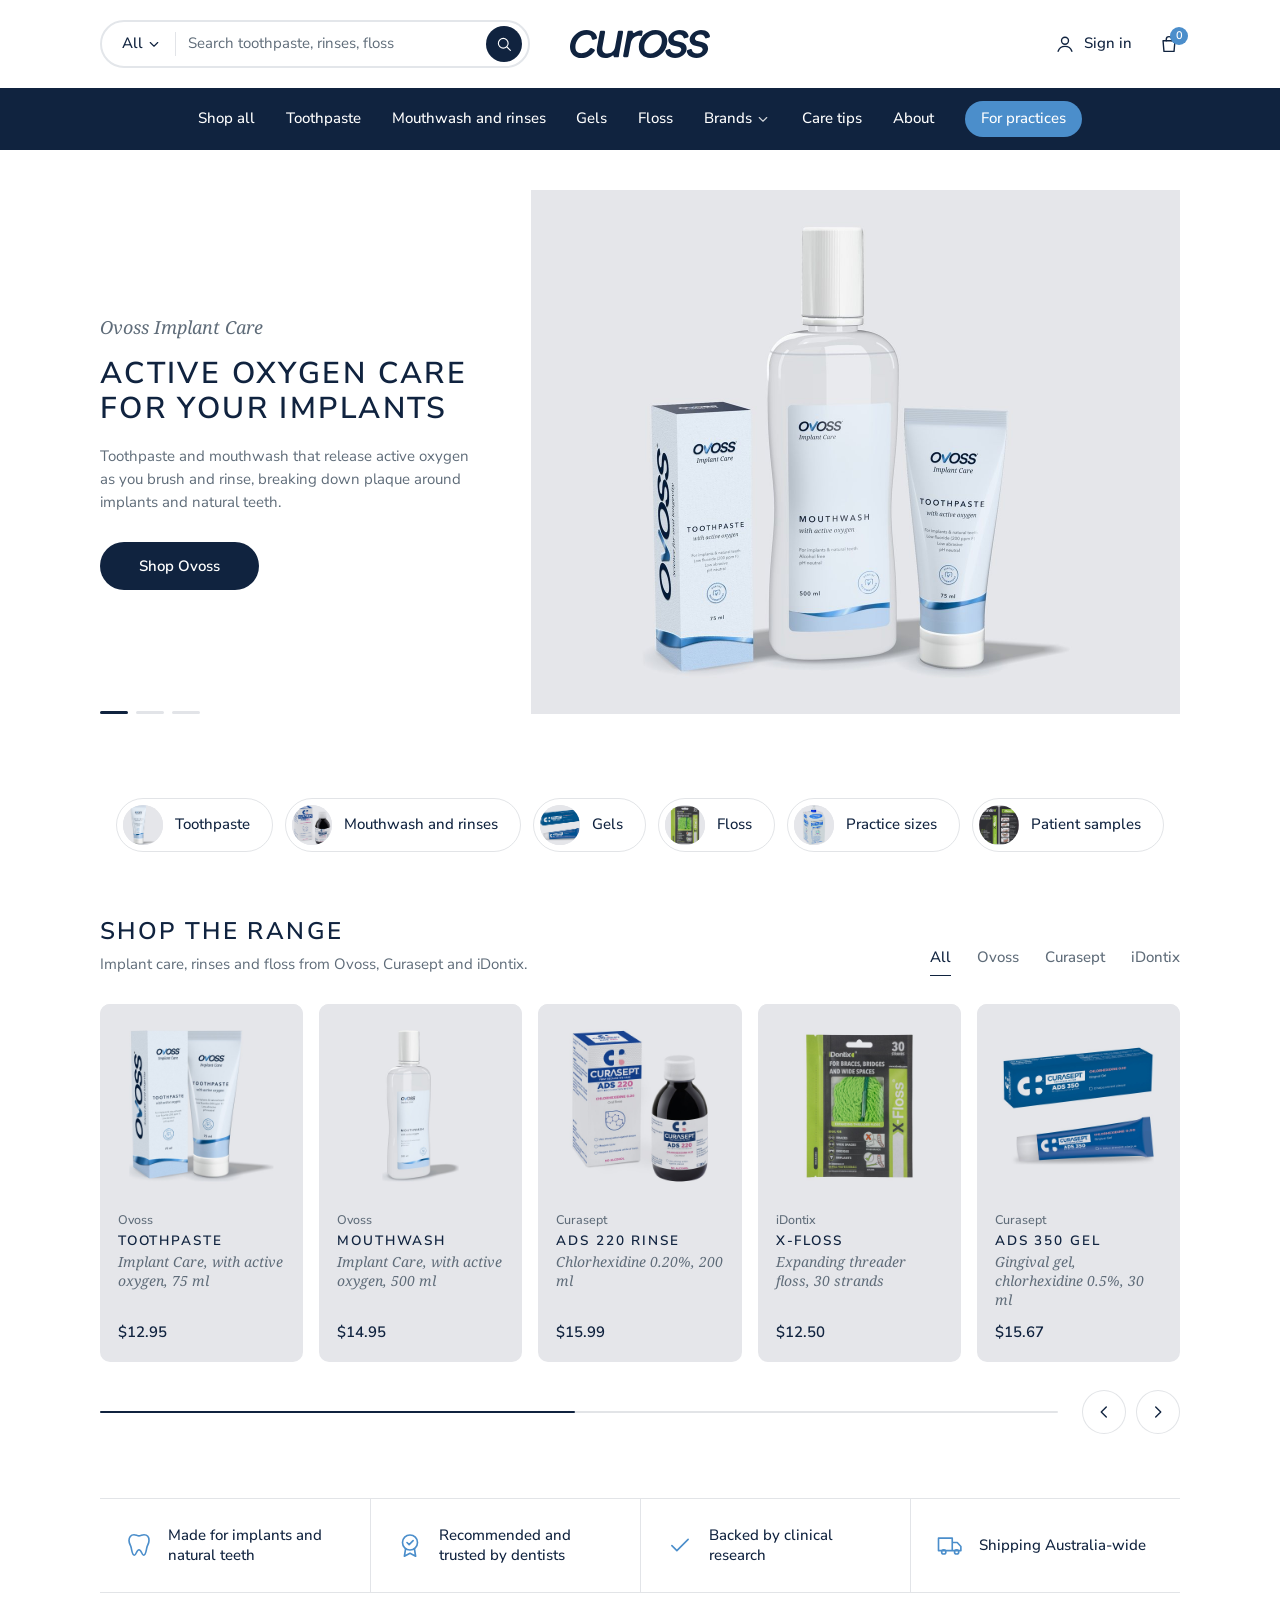
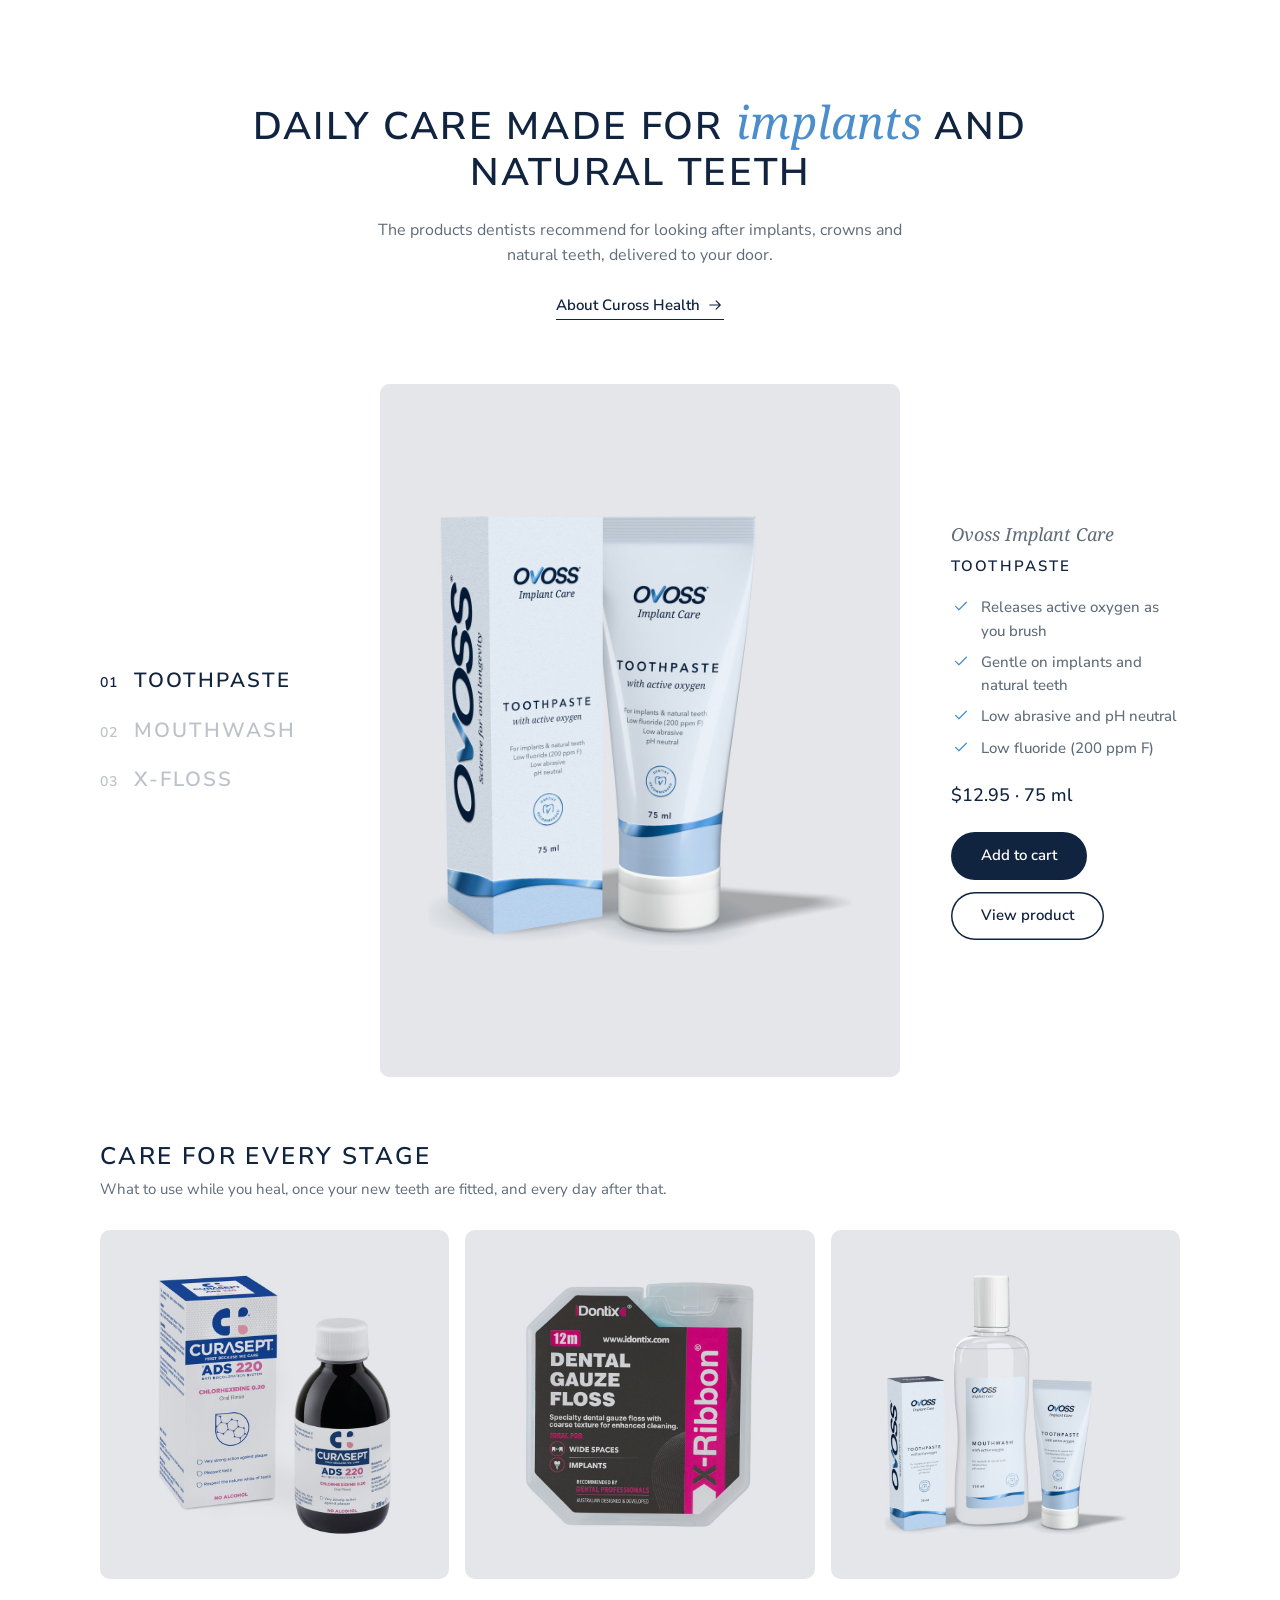
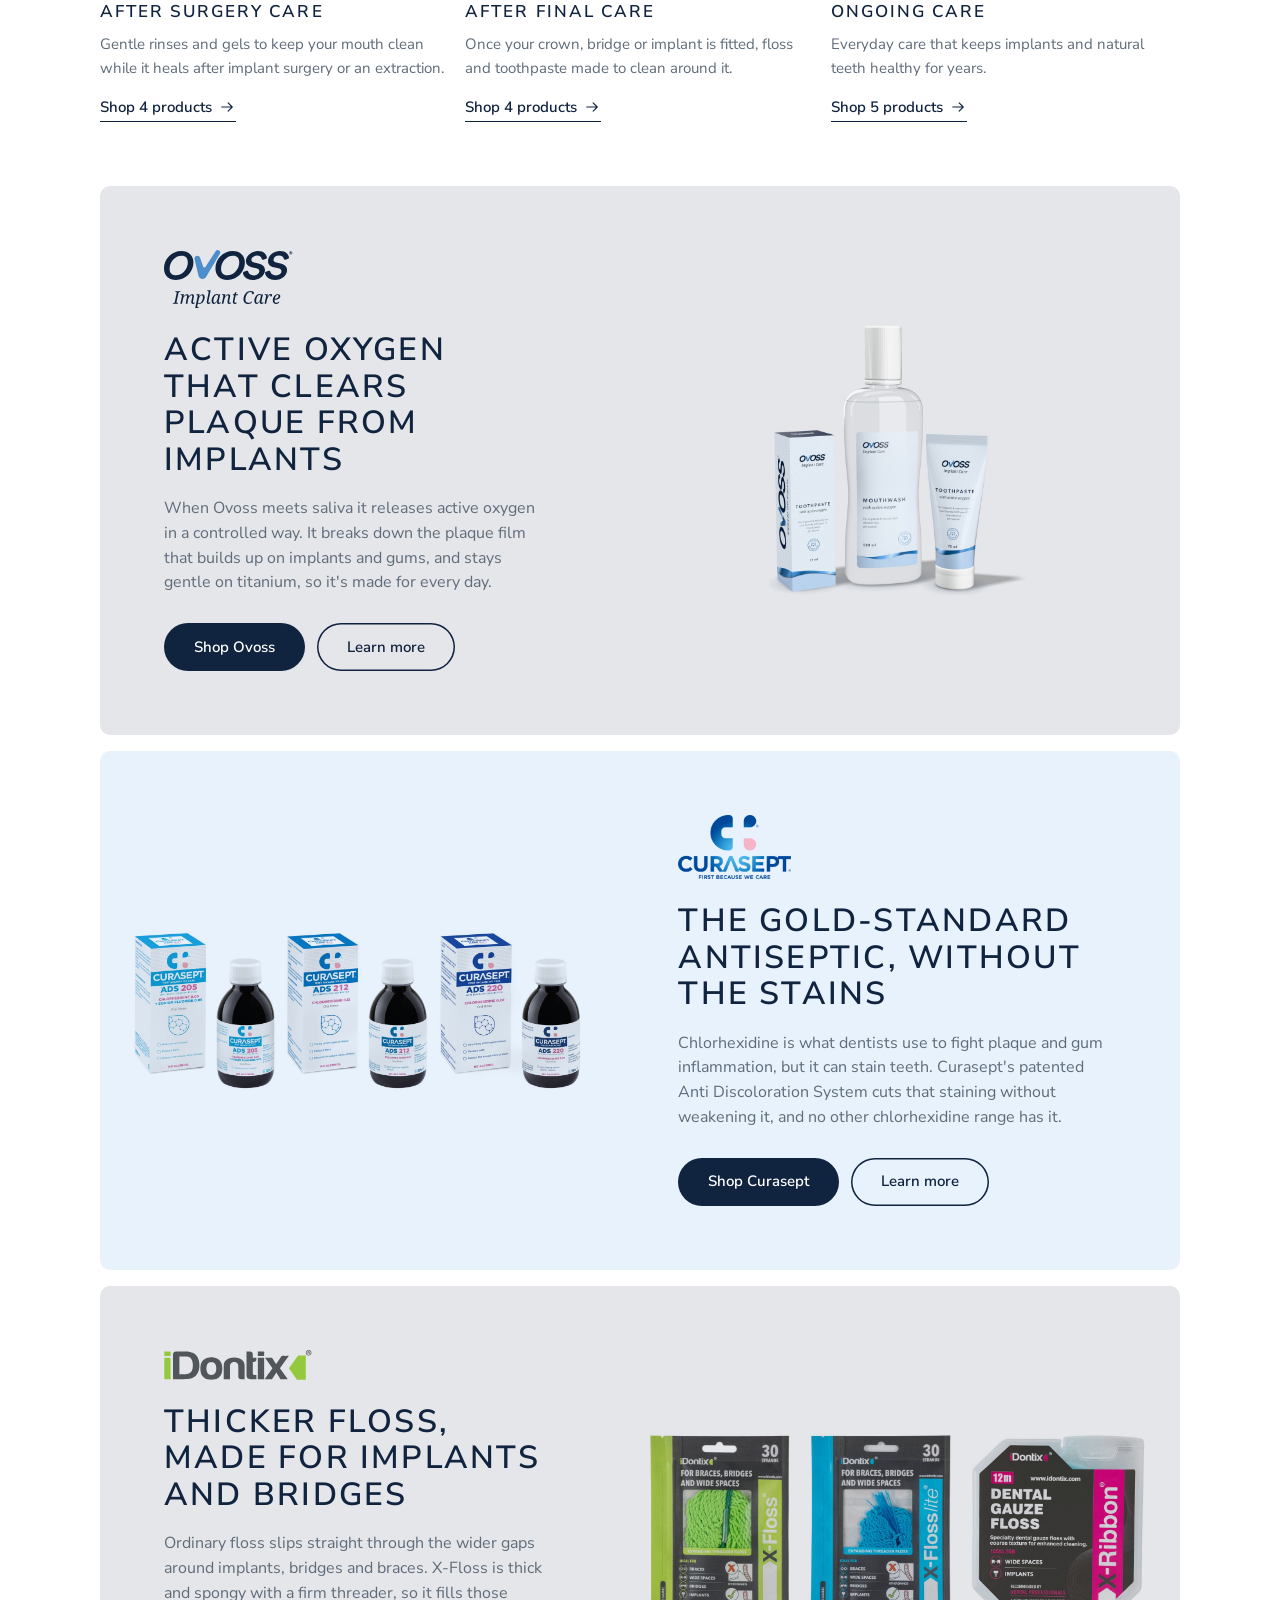
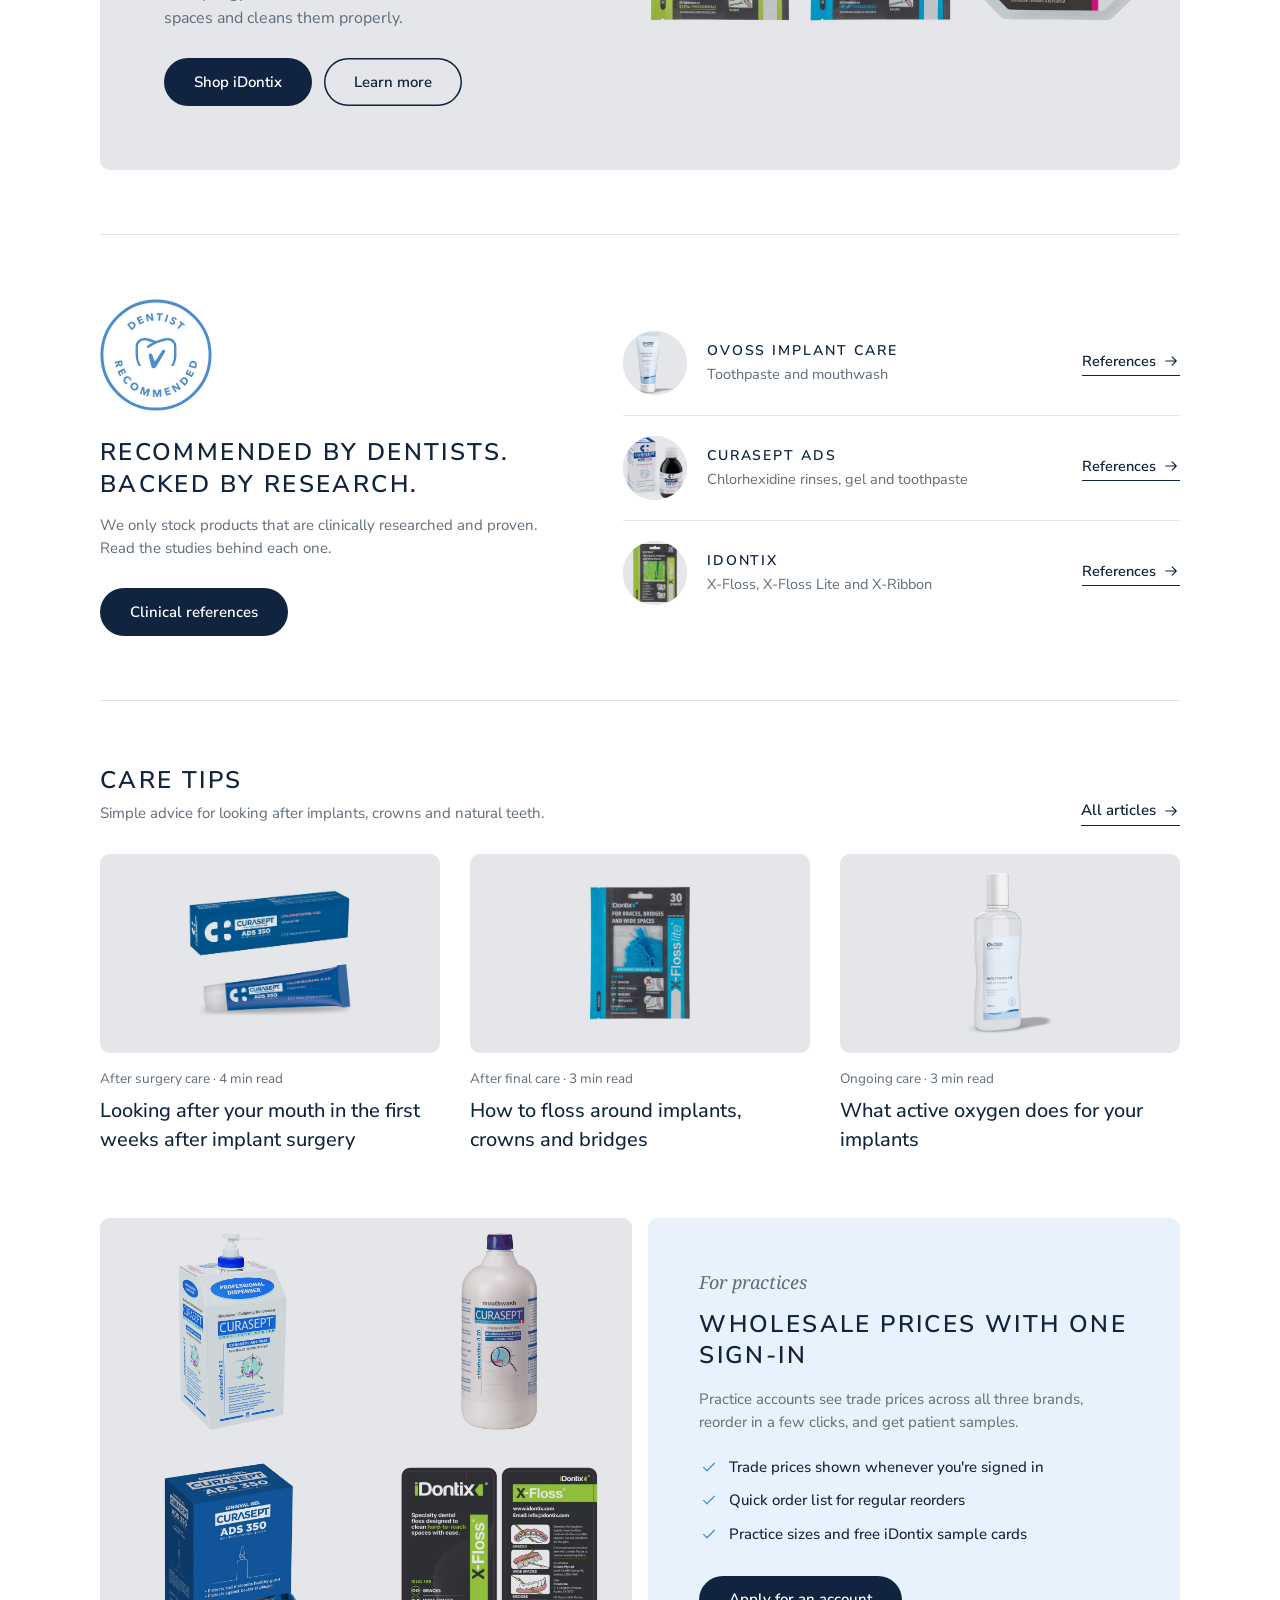
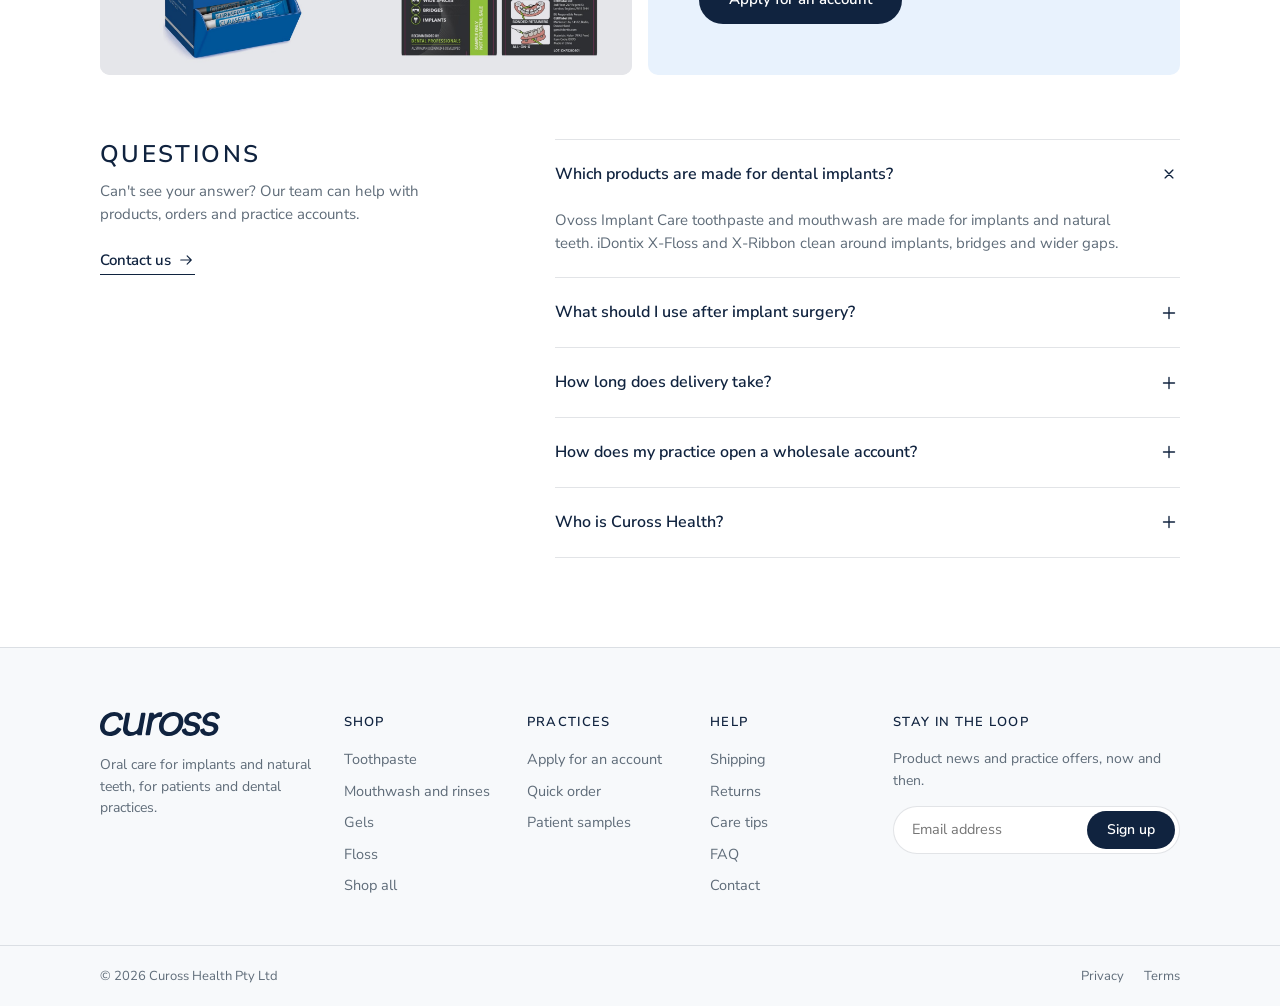
<file: hyper.html>
<!doctype html>
<html lang="en-AU"><head><meta charset="utf-8"><title>Cuross Health · Homepage</title>
<meta http-equiv="refresh" content="0; url=index.html">
<script>location.replace("index.html" + location.search);</script>
</head><body><a href="index.html">Cuross Health homepage</a></body></html>
</file>
<file: assets/css/base.css>
/* Cuross homepage mockups: shared Ovoss tokens and type. Avenir Next is a system font on Mac and iPhone;
   Nunito Sans is the Ovoss guidelines' web fallback for other devices. */
@font-face{font-family:"Ovoss Serif";src:url(../fonts/ovoss-serif-italic.woff2) format("woff2");font-weight:400;font-style:italic;font-display:swap}
:root{
  --navy:#10233F;--slate:#5F6C79;--tint:#E8F2FD;--wave:#BBD4EE;--foil:#4B8ECB;--mist:#F7F9FB;--studio:#E5E6EA;
  --line:rgba(16,35,63,.12);--faint:rgba(16,35,63,.5);
  --sans:"Avenir Next",Avenir,"Nunito Sans","Helvetica Neue",Helvetica,Arial,sans-serif;
  --serif:"Ovoss Serif","Noto Serif",Georgia,serif;
}
*,*::before,*::after{box-sizing:border-box}
html{-webkit-text-size-adjust:100%}
body{margin:0;background:#fff;color:var(--navy);font:400 15px/1.55 var(--sans);-webkit-font-smoothing:antialiased}
img{display:block;max-width:100%}
a{color:inherit;text-decoration:none}
button{font:inherit;color:inherit;background:none;border:0;padding:0;cursor:pointer}
h1,h2,h3,h4,p,ul{margin:0}
ul{padding:0;list-style:none}
.serif{font-family:var(--serif);font-style:italic;font-weight:400;letter-spacing:0;text-transform:none}
.caps{text-transform:uppercase;font-weight:600;letter-spacing:.1em}
.pname{text-transform:uppercase;font-weight:600;letter-spacing:.14em}
.ico{width:22px;height:22px;fill:none;stroke:currentColor;stroke-width:1.5;stroke-linecap:round;stroke-linejoin:round;flex:none}
.sr{position:absolute;width:1px;height:1px;overflow:hidden;clip:rect(0 0 0 0)}
</file>
